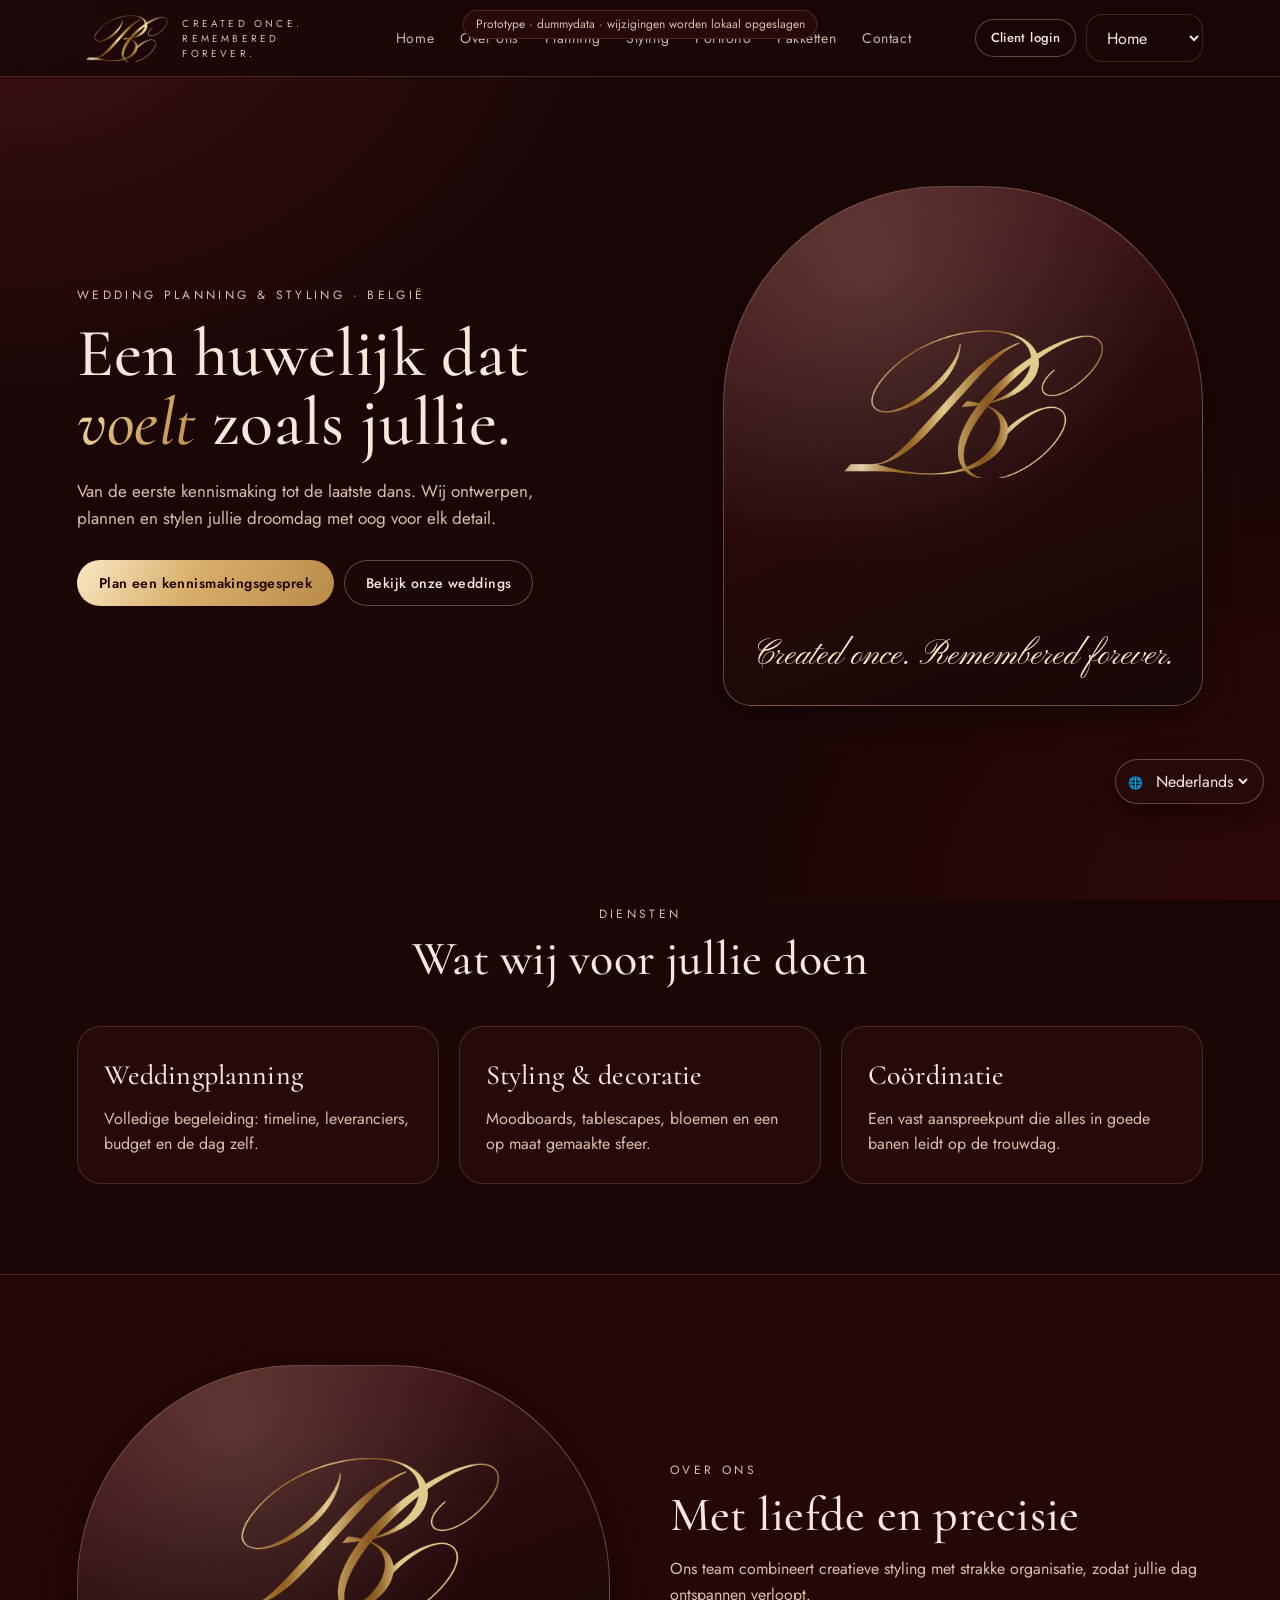
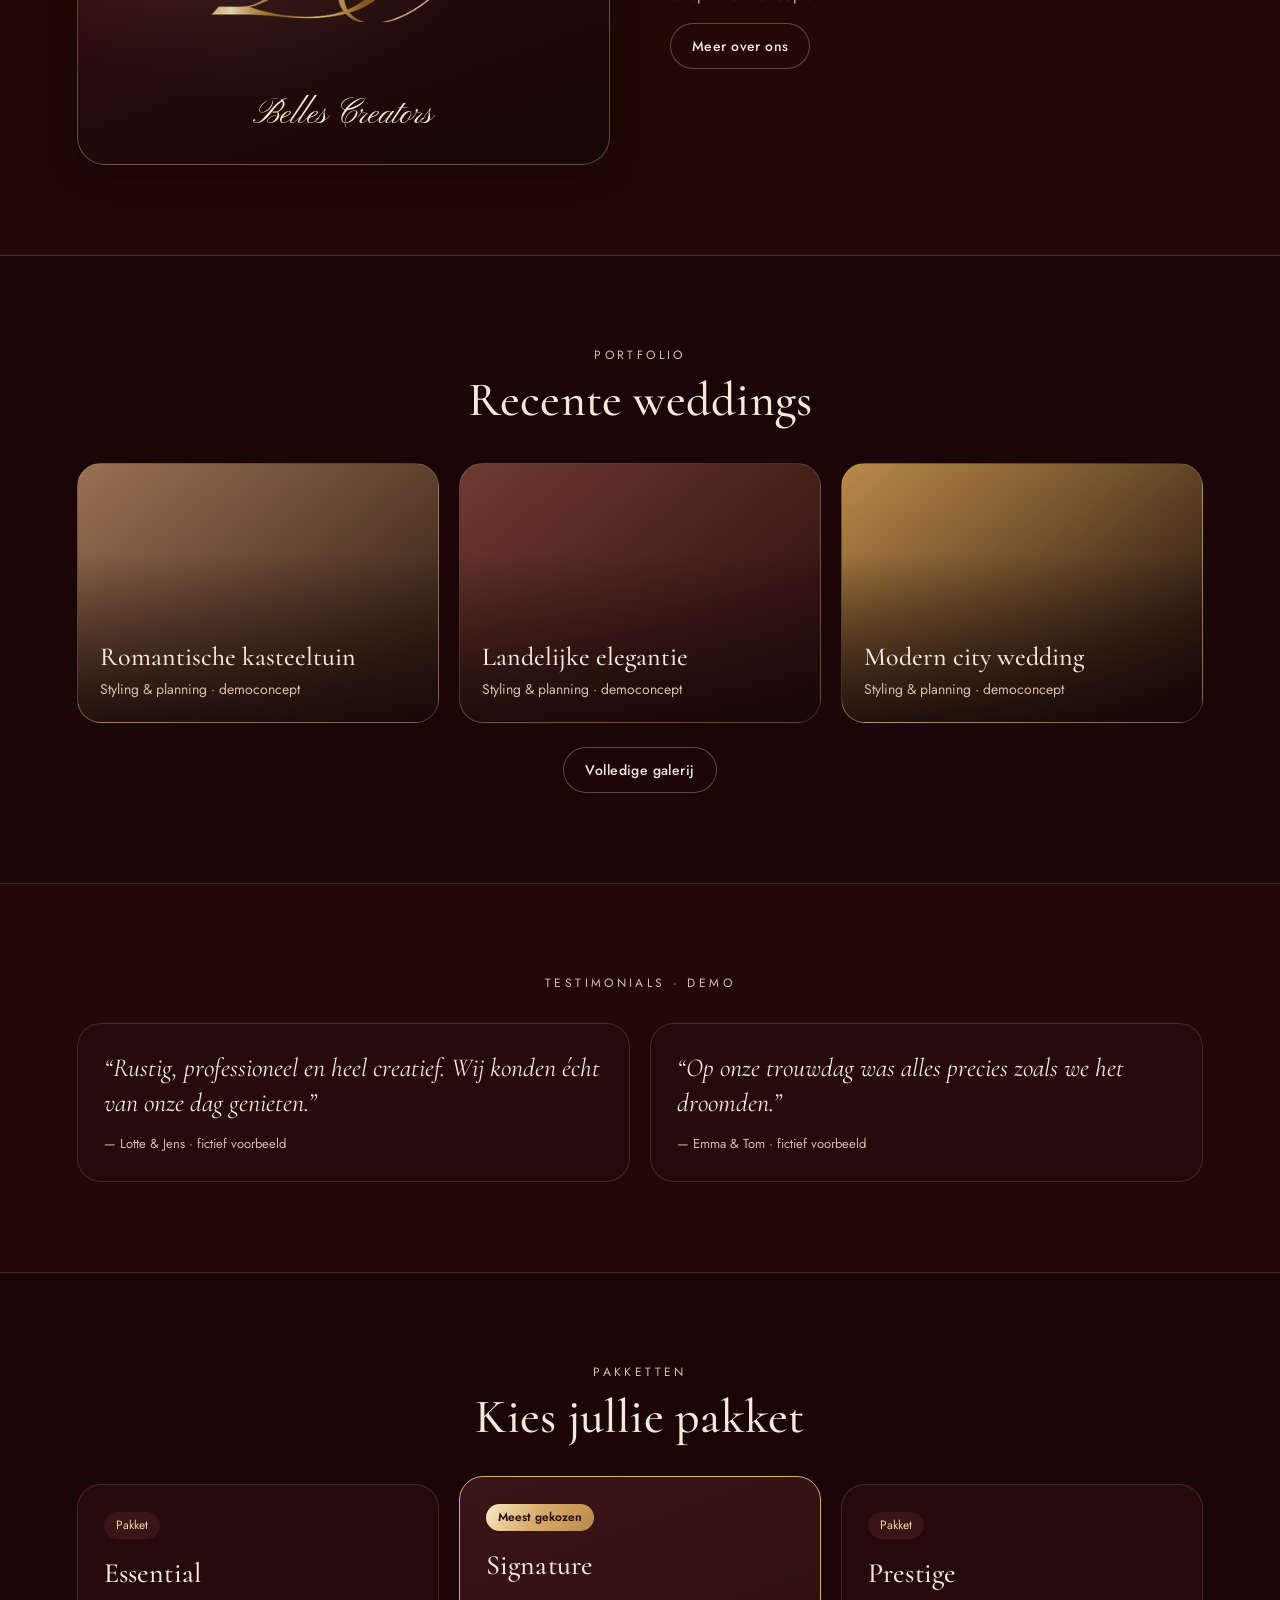
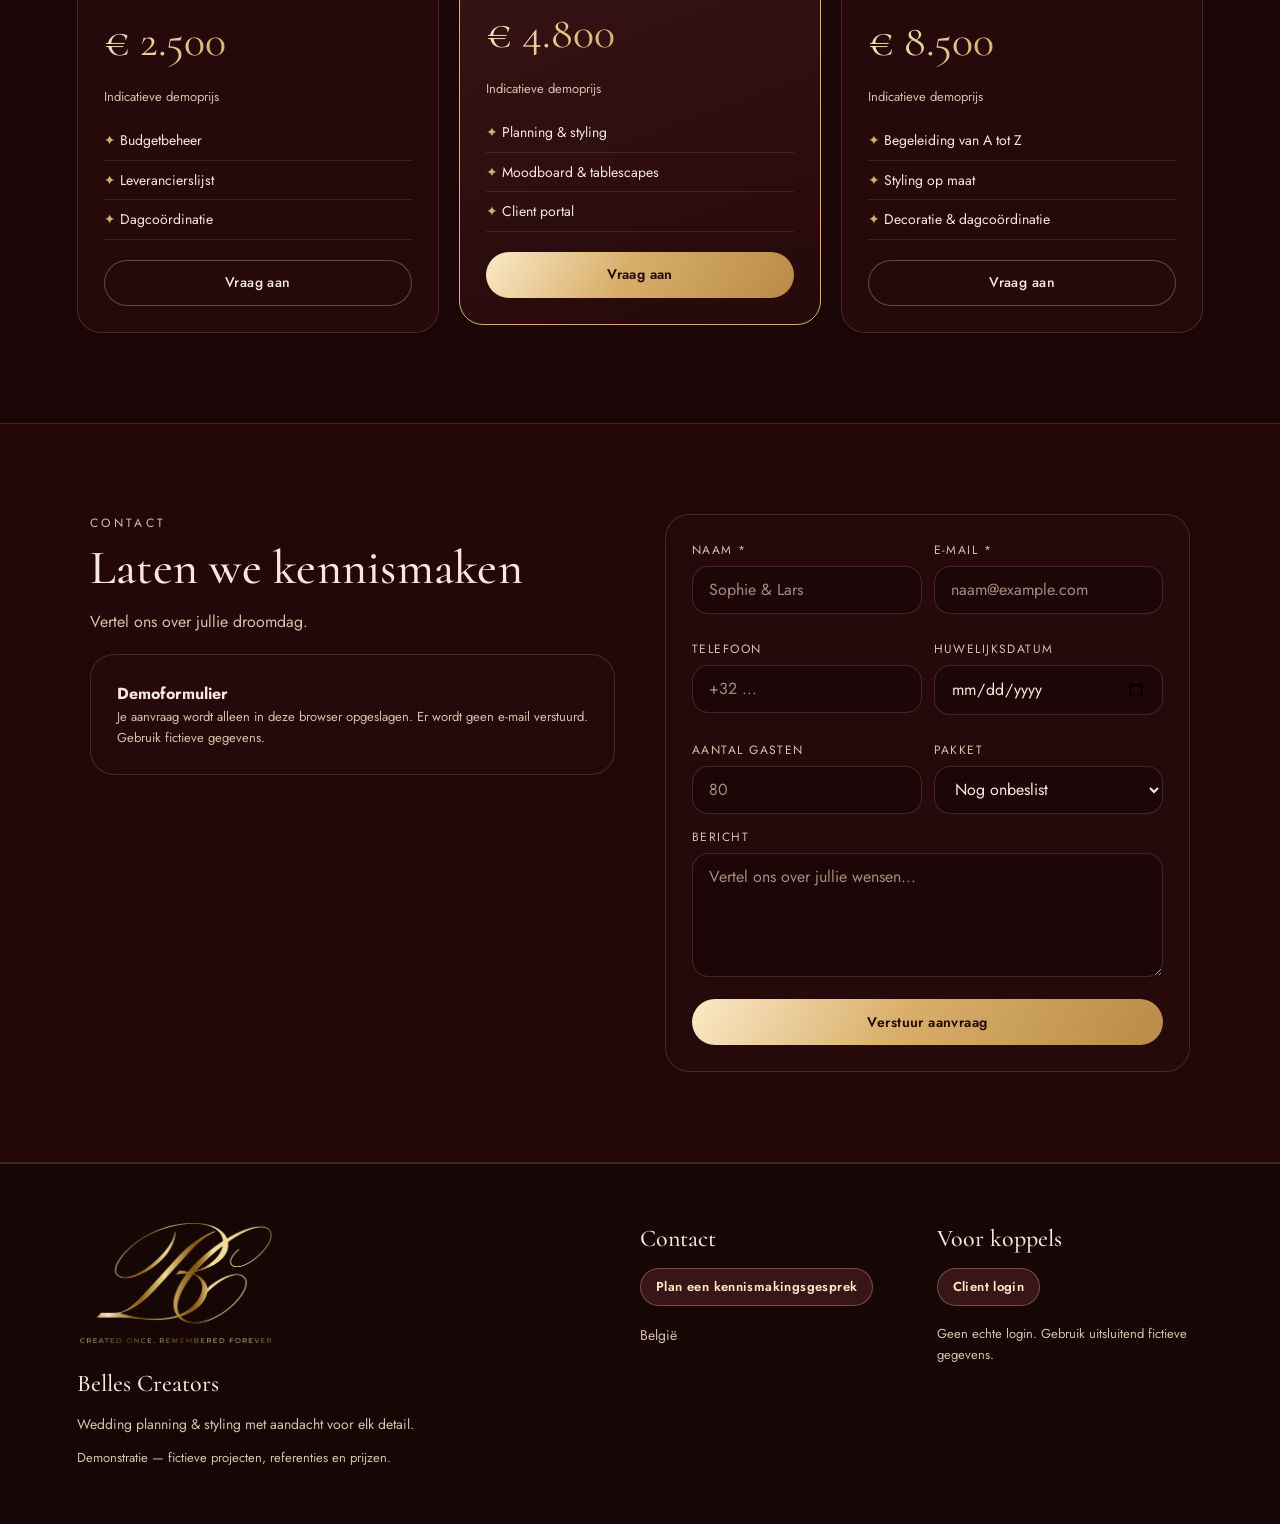
<file: index.html>
<!DOCTYPE html>
<html lang="nl">
<head>
<meta charset="utf-8">
<meta name="viewport" content="width=device-width, initial-scale=1">
<meta name="description" content="Belles Creators — interactieve wedding planning demonstratie met website, teamdashboard en klantenportaal.">
<meta name="robots" content="noindex,nofollow">
<meta name="theme-color" content="#1a0607">
<title>Belles Creators — Wedding Planning &amp; Styling</title>
<link rel="preconnect" href="https://fonts.googleapis.com">
<link rel="preconnect" href="https://fonts.gstatic.com" crossorigin>
<link rel="stylesheet" href="https://fonts.googleapis.com/css2?family=Cormorant:ital,wght@0,500;0,600;1,500&family=Jost:wght@400;500;600&family=Pinyon+Script&display=swap">
<link rel="stylesheet" href="./assets/styles.css?v=20261127b">
<link rel="stylesheet" href="./assets/atelier.css?v=20261127b">
<style>
html{scroll-behavior:smooth}.tag-demo{pointer-events:none;max-width:90vw;white-space:nowrap;overflow:hidden;text-overflow:ellipsis}.p-top{gap:16px;flex-wrap:wrap}.pbottom button{min-width:0}.table-wrap{overflow-x:auto}h3{font-size:24px}.boot{padding:100px 6vw;text-align:center}.boot p{margin:20px auto;max-width:500px}@media(max-width:900px){.side .roleBox{display:block!important;width:100%;margin-top:8px}.side{flex-wrap:wrap}.main .grid[style*="repeat(5"]{display:flex;overflow:auto}.main .grid[style*="repeat(5"]>.card{min-width:220px}.pbottom button{font-size:10px}.tag-demo{font-size:10px}}
</style>
<script>window.addEventListener('error',function(e){if(e.target&&e.target.tagName==='SCRIPT'){var a=document.getElementById('app');if(a)a.innerHTML='<div class="boot"><h1>Belles Creators</h1><p>Een appbestand kon niet worden geladen. Probeer de pagina opnieuw wanneer de publicatie voltooid is.</p><button onclick="location.reload()">Opnieuw proberen</button></div>';}},true);</script>
<script defer src="./assets/data.js?v=20261127b"></script>
<script defer src="./assets/app.js?v=20261127b"></script>
<script defer src="./assets/public.js?v=20261127b"></script>
<script defer src="./assets/admin.js?v=20261127b"></script>
<script defer src="./assets/portal.js?v=20261127b"></script>
<script defer src="./assets/i18n.js?v=20261127b"></script>
<script defer src="./assets/atelier.js?v=20261127b"></script>
</head>
<body>
<div class="tag-demo">Prototype · dummydata · wijzigingen worden lokaal opgeslagen</div>
<div id="app"><div class="boot"><h1>Belles Creators</h1><p>Created once. Remembered forever.</p><p>Demo laden…</p></div></div>
<div id="toast" class="toast" role="status" aria-live="polite"></div>
<div id="modal" class="modal-bg" role="dialog" aria-modal="true" aria-label="Belles Creators"><div id="modalBody" class="modal"></div></div>
<noscript>Activeer JavaScript om deze interactieve demo te bekijken.</noscript>
</body>
</html>
</file>
<file: assets/styles.css>
/* Belles Creators · website & client portal · stijl "Velours Bordeaux" (bordeaux & goud). */
:root{
  --ivory:#1a0607;          /* page background */
  --beige:#2d0809;          /* alternate section / soft surface */
  --surface:#25090b;        /* cards */
  --surface-2:#3a1517;
  --champagne:#d8ae6a;      /* gold accent */
  --gold-hi:#fbe9c6;
  --gold-lo:#b98a48;
  --taupe:#d9bfa8;          /* muted text */
  --text:#f6e8da;
  --dark:#25090b;           /* deep surfaces (buttons in ghost state, bubbles, footer) */
  --white:#fff;
  --olive:#a9c08c;
  --terra:#e0a184;
  --gold-soft:#3a1517;
  --line:rgba(230,196,143,.18);
  --line-strong:rgba(230,196,143,.34);
  --goldgrad:linear-gradient(120deg,#fbe9c6 0%,#d8ae6a 45%,#b98a48 100%);
  --radius:24px;
  --shadow:0 10px 30px rgba(0,0,0,.35);
  --serif:'Cormorant',Georgia,serif;
  --script:'Pinyon Script',cursive;
  --sans:'Jost',system-ui,-apple-system,Segoe UI,sans-serif;
}
*{box-sizing:border-box;margin:0;padding:0}
body{font-family:var(--sans);background:var(--ivory);color:var(--text);font-size:16px;line-height:1.6;
  background-image:radial-gradient(900px 600px at 0% 0%,#3a1013 0%,rgba(58,16,19,0) 70%),radial-gradient(900px 700px at 100% 100%,#2d0809 0%,rgba(45,8,9,0) 70%);background-attachment:fixed}
h1,h2,h3,.serif{font-family:var(--serif);font-weight:500;letter-spacing:.005em;color:var(--text)}
a{color:inherit;text-decoration:none}
button,input,select,textarea{font:inherit;color:inherit}
button{cursor:pointer;border:none;background:none}
:focus-visible{outline:2px solid var(--champagne);outline-offset:2px}
.script{font-family:var(--script);color:var(--champagne);font-weight:400}
.goldtext{background:var(--goldgrad);-webkit-background-clip:text;background-clip:text;color:transparent}

/* Buttons */
.btn{display:inline-flex;align-items:center;justify-content:center;gap:8px;min-height:46px;padding:0 22px;border-radius:999px;border:0;background:var(--goldgrad);color:var(--dark);font-size:14px;font-weight:600;letter-spacing:.03em;transition:transform .15s,filter .15s}
.btn:hover{filter:brightness(1.06)}
.btn:active{transform:scale(.97)}
.btn.ghost{background:transparent;color:var(--text);box-shadow:inset 0 0 0 1px var(--line-strong);font-weight:500}
.btn.ghost:hover{background:rgba(230,196,143,.07)}
.btn.sm{min-height:38px;padding:0 16px;font-size:13px}
.btn.gold{background:var(--surface-2);color:var(--gold-hi);box-shadow:inset 0 0 0 1px var(--line-strong)}

/* Forms */
input,select,textarea{width:100%;min-height:48px;padding:10px 16px;border:1px solid var(--line);border-radius:16px;background:rgba(26,6,7,.6);color:var(--text);outline:none}
textarea{min-height:110px}
select option{color:#111}
input::placeholder,textarea::placeholder{color:#a8897a}
input:focus,select:focus,textarea:focus{border-color:var(--champagne)}
input[type=checkbox]{min-height:0;width:auto}
label{display:block;font-size:12px;letter-spacing:.12em;text-transform:uppercase;color:var(--taupe);margin-bottom:6px}
.field{margin-bottom:14px}

/* Cards, badges, text */
.card{background:var(--surface);border-radius:var(--radius);padding:26px;border:1px solid var(--line);color:var(--text)}
.badge{display:inline-block;padding:4px 12px;border-radius:999px;font-size:12px;background:var(--surface-2);color:#f1d6a0}
.badge.olive{background:rgba(169,192,140,.16);color:#cfe3b9}
.badge.terra{background:rgba(224,161,132,.18);color:#f3c2aa}
.badge.gold{background:var(--goldgrad);color:var(--dark);font-weight:600}
.badge.dark{background:var(--dark);color:var(--gold-hi)}
.muted{color:var(--taupe)}
.small{font-size:13px}
.grid{display:grid;gap:20px}
.g2{grid-template-columns:repeat(2,1fr)}
.g3{grid-template-columns:repeat(3,1fr)}
.g4{grid-template-columns:repeat(4,1fr)}
table{width:100%;border-collapse:collapse;font-size:14px}
th{text-align:left;font-weight:500;color:var(--taupe);font-size:12px;text-transform:uppercase;letter-spacing:.08em;padding:10px 8px;border-bottom:1px solid var(--line)}
td{padding:12px 8px;border-bottom:1px solid rgba(230,196,143,.1);vertical-align:middle}
tr:last-child td{border-bottom:none}
.toast{position:fixed;bottom:24px;right:24px;background:var(--goldgrad);color:var(--dark);font-weight:600;padding:12px 20px;border-radius:999px;box-shadow:0 8px 30px rgba(0,0,0,.45);transform:translateY(120px);opacity:0;transition:.35s;z-index:99}
.toast.show{transform:none;opacity:1}
.empty{padding:40px;text-align:center;color:var(--taupe)}
.fade{animation:fade .35s ease}
@keyframes fade{from{opacity:0;transform:translateY(6px)}to{opacity:1;transform:none}}
.tag-demo{position:fixed;top:10px;left:50%;transform:translateX(-50%);background:var(--surface);color:var(--taupe);font-size:12px;padding:4px 12px;border-radius:999px;z-index:50;border:1px solid var(--line);pointer-events:none}

/* Public website */
.nav-pub{display:flex;justify-content:space-between;align-items:center;gap:16px;padding:14px 6vw;position:sticky;top:0;background:rgba(26,6,7,.86);backdrop-filter:blur(10px);z-index:10;border-bottom:1px solid var(--line)}
.logo{display:inline-flex;align-items:center;gap:12px}
.logo img{height:48px;width:auto}
.logo span{font-size:10px;letter-spacing:.32em;color:var(--taupe);text-transform:uppercase;max-width:150px;line-height:1.5}
.nav-links{display:flex;gap:26px;font-size:14px;letter-spacing:.04em}
.nav-links a{color:#e9d3c0;opacity:.85}
.nav-links a:hover{opacity:1;color:var(--champagne)}
.hero{min-height:82vh;display:grid;grid-template-columns:1.1fr .9fr;align-items:center;gap:60px;padding:60px 6vw}
.hero h1{font-size:68px;line-height:1.02;margin:14px 0 20px}
.hero h1 em{background:var(--goldgrad);-webkit-background-clip:text;background-clip:text;color:transparent;font-style:italic}
.eyebrow{font-size:12px;letter-spacing:.28em;text-transform:uppercase;color:var(--taupe)}
.visual{height:520px;border-radius:220px 220px 28px 28px;background:linear-gradient(160deg,#4a1a1d 0%,#25090b 55%,#160706 100%);position:relative;overflow:hidden;border:1px solid var(--line-strong);box-shadow:var(--shadow)}
.visual:before{content:'';position:absolute;inset:0;background:url('./img/monogram-mark.png') center 38%/62% auto no-repeat;opacity:.9}
.visual:after{content:'';position:absolute;inset:0;background:radial-gradient(circle at 30% 15%,rgba(251,233,198,.16),transparent 55%)}
.visual .caption{position:absolute;bottom:28px;left:28px;right:28px;color:var(--gold-hi);z-index:2;font-family:var(--script);font-size:34px;text-align:center;line-height:1.2}
section.block{padding:90px 6vw}
section.alt{background:rgba(45,8,9,.55);border-top:1px solid var(--line);border-bottom:1px solid var(--line)}
.center{text-align:center}
.section-title{font-size:48px;line-height:1.08;margin:10px 0 14px}
.lead-p{max-width:620px;margin:0 auto;color:var(--taupe)}
.service-card h3{font-size:28px;margin-bottom:8px}
.pkg.featured{border:1.5px solid var(--champagne);transform:translateY(-8px);background:linear-gradient(160deg,var(--surface-2),var(--surface))}
.pkg .price{font-family:var(--serif);font-size:44px;margin:10px 0;background:var(--goldgrad);-webkit-background-clip:text;background-clip:text;color:transparent}
.pkg ul{list-style:none;margin:14px 0 20px;font-size:14px}
.pkg li{padding:8px 0;border-bottom:1px solid rgba(230,196,143,.12)}
.pkg li:before{content:'✦ ';color:var(--champagne)}
.portfolio{height:260px;border-radius:24px;position:relative;overflow:hidden;color:var(--text);display:flex;align-items:flex-end;padding:22px;border:1px solid var(--line)}
.portfolio:after{content:'';position:absolute;inset:0;background:linear-gradient(transparent 35%,rgba(22,7,6,.85))}
.portfolio span{position:relative;z-index:2;font-size:14px;color:var(--taupe)}
.portfolio b{display:block;font-family:var(--serif);font-size:26px;font-weight:500;color:var(--text)}
.quote{font-family:var(--serif);font-size:26px;font-style:italic;line-height:1.35}
footer.pub-foot{background:#160706;color:var(--taupe);padding:56px 6vw;display:grid;grid-template-columns:2fr 1fr 1fr;gap:30px;font-size:14px;border-top:1px solid var(--line)}
footer.pub-foot h4{font-family:var(--serif);font-size:24px;color:var(--text);font-weight:500;margin-bottom:10px}
footer.pub-foot .btn{margin:0 6px 6px 0}
.foot-logo{width:200px;height:auto;margin-bottom:12px}

/* Legacy admin layout (kept for compatibility; the team dashboard now uses atelier.css) */
.app{display:grid;grid-template-columns:240px 1fr;min-height:100vh}
.side{background:var(--surface);color:var(--taupe);padding:26px 16px;display:flex;flex-direction:column;gap:4px;position:sticky;top:0;height:100vh}
.side a.item{padding:9px 12px;border-radius:12px;font-size:14px;cursor:pointer}
.side a.item.active{background:var(--surface-2);color:var(--gold-hi)}
.main{padding:28px 36px 60px;min-width:0}
.topbar{display:flex;justify-content:space-between;align-items:center;margin-bottom:26px;gap:16px;flex-wrap:wrap}
.topbar h1{font-size:40px}
.stat{padding:20px}
.stat .v{font-family:var(--serif);font-size:40px;margin-top:4px}
.stat .l{font-size:13px;color:var(--taupe)}
.row{display:flex;gap:10px;align-items:center;flex-wrap:wrap}
.spread{display:flex;justify-content:space-between;align-items:center;gap:12px;margin-bottom:14px;flex-wrap:wrap}
.bar{height:8px;background:#3f1a1c;border-radius:99px;overflow:hidden}
.bar i{display:block;height:100%;background:var(--goldgrad);border-radius:99px}
.list-item{display:flex;justify-content:space-between;align-items:center;padding:12px 0;border-bottom:1px solid rgba(230,196,143,.12);gap:10px}
.list-item:last-child{border:none}

/* Modal */
.modal-bg{position:fixed;inset:0;background:rgba(12,2,3,.72);backdrop-filter:blur(4px);display:none;align-items:center;justify-content:center;z-index:60;padding:20px}
.modal-bg.show{display:flex}
.modal{background:var(--surface);color:var(--text);border:1px solid var(--line-strong);border-radius:28px;padding:28px;width:min(520px,100%);max-height:90vh;overflow:auto;box-shadow:0 20px 60px rgba(0,0,0,.5)}
.modal h2{font-size:30px;margin-bottom:16px}
.tabs{display:flex;gap:6px;border-bottom:1px solid var(--line);margin-bottom:22px;overflow-x:auto}
.tabs button{padding:12px 14px;font-size:14px;color:var(--taupe);border-bottom:2px solid transparent;white-space:nowrap}
.tabs button.on{color:var(--gold-hi);border-color:var(--champagne)}
.check{width:20px;height:20px;accent-color:var(--champagne)}
.tl{position:relative;padding-left:24px}
.tl:before{content:'';position:absolute;left:6px;top:4px;bottom:4px;width:1px;background:var(--champagne)}
.tl .step{position:relative;margin-bottom:16px}
.tl .step:before{content:'';position:absolute;left:-22px;top:7px;width:10px;height:10px;border-radius:50%;background:var(--surface-2);box-shadow:inset 0 0 0 1.5px var(--champagne)}
.tl .step.done:before{background:var(--goldgrad);box-shadow:none}

/* Client portal */
.portal{min-height:100vh}
.p-top{background:rgba(26,6,7,.86);backdrop-filter:blur(10px);border-bottom:1px solid var(--line);padding:14px 6vw;display:flex;justify-content:space-between;align-items:center;gap:12px;flex-wrap:wrap;position:sticky;top:0;z-index:10}
.p-wrap{max-width:1100px;margin:0 auto;padding:30px 6vw 120px}
.countdown{background:linear-gradient(135deg,var(--surface-2) 0%,var(--surface) 55%,#2d0809 100%);border:1px solid var(--line-strong);color:var(--text);border-radius:32px;padding:38px;display:grid;grid-template-columns:1.3fr 1fr;gap:24px;align-items:center}
.countdown h2{font-size:42px;margin:6px 0}
.cd-nums{display:flex;gap:12px}
.cd-nums div{background:rgba(26,6,7,.55);border:1px solid var(--line);border-radius:18px;padding:14px 10px;text-align:center;flex:1}
.cd-nums b{font-family:var(--serif);font-size:40px;font-weight:600;display:block;background:var(--goldgrad);-webkit-background-clip:text;background-clip:text;color:transparent}
.cd-nums span{font-size:12px;color:var(--taupe)}
.pbottom{position:fixed;bottom:10px;left:10px;right:10px;background:rgba(37,9,11,.94);backdrop-filter:blur(10px);border:1px solid var(--line-strong);border-radius:26px;display:flex;justify-content:space-around;padding:8px 6px;z-index:20;overflow-x:auto;gap:4px;box-shadow:0 10px 30px rgba(0,0,0,.45)}
.pbottom button{font-size:12px;color:var(--taupe);display:flex;flex-direction:column;align-items:center;justify-content:center;gap:2px;min-width:60px;min-height:48px;padding:0 10px;border-radius:18px}
.pbottom button.on{color:var(--gold-hi);background:var(--surface-2)}
.lang-switch{position:fixed;right:16px;bottom:92px;z-index:55;background:var(--surface);color:var(--text);border:1px solid var(--line-strong);border-radius:999px;padding:6px 12px;box-shadow:var(--shadow)}
.lang-switch select{width:auto;min-height:0;border:0;background:transparent;padding:2px;max-width:150px;color:var(--text)}
.table-wrap{overflow-x:auto}

@media(max-width:900px){
  .tag-demo{font-size:10px;max-width:90%;white-space:nowrap;overflow:hidden}
  .hero{grid-template-columns:1fr;padding:40px 6vw;gap:36px}
  .hero h1{font-size:46px}
  .visual{height:360px}
  .g2,.g3,.g4{grid-template-columns:1fr}
  .nav-links{display:none}
  .nav-pub,.p-top{padding-top:44px;flex-wrap:wrap}
  .logo img{height:40px}
  .logo span{display:none}
  .app{grid-template-columns:1fr}
  .side{position:relative;height:auto;flex-direction:row;flex-wrap:wrap;padding:12px;align-items:center}
  .main{padding:20px 18px 40px}
  footer.pub-foot{grid-template-columns:1fr}
  .countdown{grid-template-columns:1fr;padding:26px}
  .section-title{font-size:36px}
  section.block{padding:64px 6vw}
  .pkg.featured{transform:none}
}
@media (prefers-reduced-motion:reduce){*{animation:none!important;transition:none!important}}

/* Phones: calmer proportions, language picker flows at the end of the page instead of floating over content. */
@media(max-width:640px){
  .lang-switch{position:static!important;right:auto!important;bottom:auto!important;display:flex;align-items:center;width:max-content;margin:18px auto 104px;box-shadow:none!important}
  .hero{padding:32px 20px;gap:28px}
  .hero h1{font-size:clamp(34px,10vw,42px);line-height:1.08}
  .visual{height:300px}
  .section-title{font-size:clamp(28px,8.4vw,34px);line-height:1.12}
  section.block{padding:52px 20px}
  .card{padding:20px}
  .countdown{padding:22px;border-radius:26px;gap:18px}
  .countdown h2{font-size:clamp(28px,8.6vw,34px);line-height:1.1}
  .cd-nums{gap:8px}
  .cd-nums b{font-size:30px}
  .main{padding:18px 16px 120px}
  .pbottom{justify-content:flex-start}
  .pbottom button{min-width:58px;padding:0 8px;font-size:11px}
}

/* Phones, round 2: fit the screen and never zoom.
   iOS zooms into any field under 16px and stays zoomed, which makes the whole page look too big. */
html{-webkit-text-size-adjust:100%;text-size-adjust:100%}
html,body{max-width:100%;overflow-x:clip}
img,svg,video,canvas{max-width:100%}
@media(max-width:640px){
  :is(input,select,textarea):not(.mq-ed *){font-size:16px!important}
  body{font-size:15px}
  .tag-demo{font-size:9.5px;padding:3px 10px}
  .nav-pub{gap:8px;padding:40px 14px 10px}
  .nav-pub .btn,.nav-pub select{min-height:36px;padding:0 12px;font-size:13px}
  .logo img{height:32px}
  .hero{padding:24px 16px 32px;gap:22px}
  .hero h1{font-size:clamp(30px,8.6vw,36px);margin:8px 0 12px}
  .hero p{font-size:15px}
  .visual{height:240px;border-radius:160px 160px 22px 22px}
  .visual .caption{font-size:24px;bottom:18px;left:16px;right:16px}
  .section-title{font-size:clamp(24px,7.2vw,30px)}
  section.block{padding:40px 16px}
  .service-card h3{font-size:22px}
  .pkg .price{font-size:32px}
  .portfolio{height:190px;padding:16px}
  .portfolio b{font-size:21px}
  .quote{font-size:20px}
  footer.pub-foot{padding:32px 16px;gap:20px}
  footer.pub-foot h4{font-size:20px}
  footer.pub-foot img{max-height:70px;width:auto}
  .card{padding:16px;border-radius:20px}
  .btn{min-height:40px;padding:0 16px;font-size:13.5px}
  .p-top{padding:40px 14px 10px;gap:8px}
  .countdown{padding:18px;border-radius:22px}
  .countdown h2{font-size:clamp(24px,7.4vw,30px)}
  .cd-nums div{padding:10px 6px;border-radius:14px}
  .cd-nums b{font-size:24px}
  .main{padding:16px 14px 112px}
  .pbottom{padding:6px 4px;gap:2px;border-radius:22px}
  .pbottom button{min-width:54px;min-height:44px;padding:0 6px;font-size:10.5px}
  .lang-switch{margin:14px auto 96px;padding:4px 10px;font-size:13px}
}
</file>
<file: assets/atelier.css>
/* Belles Creators · Atelier (teamdashboard) · stijl "Velours Bordeaux" */
:root{
  --bc-bg:#1a0607;--bc-ink:#25090b;--bc-velvet:#2d0809;--bc-plum:#321513;--bc-rose:#3a1517;
  --bc-text:#f6e8da;--bc-muted:#d9bfa8;--bc-soft:#b99c88;
  --bc-gold:#e6c48f;--bc-gold-hi:#fbe9c6;--bc-gold-mid:#d8ae6a;--bc-gold-lo:#b98a48;
  --bc-line:rgba(230,196,143,.18);--bc-line-strong:rgba(230,196,143,.34);
  --bc-goldgrad:linear-gradient(120deg,#fbe9c6 0%,#d8ae6a 45%,#b98a48 100%);
  --bc-serif:'Cormorant',Georgia,serif;--bc-script:'Pinyon Script',cursive;--bc-sans:'Jost',system-ui,sans-serif;
}
body.bc-on{background:var(--bc-bg);color:var(--bc-text)}
body.bc-on .tag-demo{background:var(--bc-ink);color:var(--bc-muted);border-color:var(--bc-line)}
body.bc-on .lang-switch{display:none}

.bc{min-height:100vh;font-family:var(--bc-sans);color:var(--bc-text);font-size:15px;line-height:1.5;
  background:radial-gradient(900px 600px at 0% 0%,#3a1013 0%,rgba(58,16,19,0) 70%),radial-gradient(900px 700px at 100% 100%,#2d0809 0%,rgba(45,8,9,0) 70%),var(--bc-bg)}
.bc *{box-sizing:border-box}
.bc h1,.bc h2,.bc h3{font-family:var(--bc-serif);font-weight:500;letter-spacing:.005em;margin:0;color:var(--bc-text)}
.bc p{margin:0}
.bc a{color:var(--bc-gold)}
.bc button{font-family:var(--bc-sans);color:inherit;cursor:pointer}
.bc label{color:inherit;font-size:inherit;margin:0;display:inline}
.bc :focus-visible{outline:2px solid var(--bc-gold);outline-offset:2px}
.bc .gold{background:var(--bc-goldgrad);-webkit-background-clip:text;background-clip:text;color:transparent}
.bc .script{font-family:var(--bc-script);color:var(--bc-gold);font-weight:400}
.bc .muted{color:var(--bc-muted)}
.bc .small{font-size:12.5px}
.bc .eyebrow{font-size:11px;letter-spacing:.28em;text-transform:uppercase;color:var(--bc-muted)}

/* Shell */
.bc-shell{display:flex;gap:24px;padding:24px;min-height:100vh}
.bc-side{flex:0 0 260px;align-self:flex-start;
  padding:28px 16px 18px;border-radius:32px;background:var(--bc-ink);border:1px solid var(--bc-line);display:flex;flex-direction:column;gap:24px}
.bc-brand{display:flex;justify-content:center}
.bc-brand img{width:170px;height:auto}
.bc-nav{display:flex;flex-direction:column;gap:4px}
.bc-nav .grp{font-size:10px;letter-spacing:.3em;color:var(--bc-soft);padding:14px 18px 6px}
.bc-nav button{display:flex;align-items:center;gap:14px;min-height:46px;padding:0 16px;border:0;border-radius:16px;background:transparent;color:#e9d3c0;font-size:14.5px;text-align:left}
.bc-nav button:hover{background:rgba(230,196,143,.07)}
.bc-nav button.on{background:var(--bc-rose);color:var(--bc-gold-hi);box-shadow:inset 0 0 0 1px var(--bc-line-strong)}
.bc-nav svg,.bc-tabbar svg{flex:0 0 auto}
.bc-me{margin-top:auto;display:flex;align-items:center;gap:12px;padding:14px;border-radius:22px;background:linear-gradient(160deg,var(--bc-rose),var(--bc-ink));border:1px solid var(--bc-line)}
.bc-avatar{width:42px;height:42px;border-radius:50%;display:flex;align-items:center;justify-content:center;flex:0 0 auto;background:var(--bc-goldgrad);color:var(--bc-ink);font-weight:600;font-size:14px}
.bc-main{flex:1 1 auto;min-width:0;display:flex;flex-direction:column;gap:22px;padding:6px 4px 60px}

/* Top bar */
.bc-top{display:flex;flex-wrap:wrap;justify-content:space-between;align-items:center;gap:14px}
.bc-top .hello{display:flex;flex-direction:column;gap:2px}
.bc-top .hello .script{font-size:30px;line-height:1}
.bc-top h1{font-size:44px;line-height:1.05}
.bc-actions{display:flex;flex-wrap:wrap;gap:10px;align-items:center}

/* Buttons */
.bc-btn{display:inline-flex;align-items:center;justify-content:center;gap:8px;min-height:46px;padding:0 22px;border-radius:999px;border:0;
  background:var(--bc-goldgrad);color:var(--bc-ink)!important;font-weight:600;font-size:13.5px;letter-spacing:.04em;white-space:nowrap;transition:transform .15s,filter .15s}
.bc-btn:hover{filter:brightness(1.05)}
.bc-btn:active{transform:scale(.97)}
.bc-btn.ghost{background:transparent;color:var(--bc-text)!important;box-shadow:inset 0 0 0 1px var(--bc-line-strong);font-weight:500}
.bc-btn.ghost:hover{background:rgba(230,196,143,.07)}
.bc-btn.sm{min-height:38px;padding:0 16px;font-size:12.5px}
.bc-icon{width:46px;height:46px;border-radius:50%;border:0;background:var(--bc-ink);box-shadow:inset 0 0 0 1px var(--bc-line);display:inline-flex;align-items:center;justify-content:center;color:var(--bc-gold)}
.bc-icon.sm{width:36px;height:36px}

/* Cards & grids */
.bc-card{padding:26px;border-radius:28px;background:var(--bc-ink);border:1px solid var(--bc-line);display:flex;flex-direction:column;gap:14px;min-width:0}
.bc-card.rich{background:linear-gradient(160deg,var(--bc-rose) 0%,var(--bc-ink) 100%);border-color:var(--bc-line-strong)}
.bc-card h2{font-size:28px;line-height:1.1}
.bc-card h3{font-size:24px;line-height:1.15}
.bc-card .head{display:flex;justify-content:space-between;align-items:center;gap:12px;flex-wrap:wrap}
.bc-hero{position:relative;overflow:hidden;border-radius:32px;padding:40px 44px;background:linear-gradient(135deg,var(--bc-rose) 0%,var(--bc-ink) 55%,var(--bc-velvet) 100%);border:1px solid var(--bc-line-strong);display:flex;flex-direction:column;gap:14px}
.bc-hero .wm{position:absolute;right:-30px;top:-24px;width:400px;opacity:.1;pointer-events:none}
.bc-hero h2{font-size:46px;line-height:1.05;max-width:680px}
.bc-hero p{color:#e3cbb7;max-width:560px}
.bc-grid{display:grid;gap:20px;grid-template-columns:repeat(auto-fit,minmax(280px,1fr))}
.bc-grid.wide{grid-template-columns:repeat(auto-fit,minmax(340px,1fr))}
.bc-grid.tight{grid-template-columns:repeat(auto-fit,minmax(150px,1fr));gap:14px}
.bc-stat{padding:20px;border-radius:22px;background:rgba(26,6,7,.55);border:1px solid var(--bc-line);display:flex;flex-direction:column;gap:6px}
.bc-stat .v{font-family:var(--bc-serif);font-size:42px;font-weight:600;line-height:1}
.bc-stat .l{font-size:12.5px;color:var(--bc-muted)}
button.bc-stat{text-align:left;border:1px solid var(--bc-line);color:inherit}
button.bc-stat:hover{border-color:var(--bc-line-strong)}

/* Lists */
.bc-list{display:flex;flex-direction:column}
.bc-row{display:flex;align-items:center;gap:14px;min-height:58px;padding:10px 0;border-top:1px solid rgba(230,196,143,.12)}
.bc-row:first-child{border-top:0}
.bc-row .grow{flex:1 1 auto;min-width:0;display:flex;flex-direction:column;gap:2px}
.bc-row .t{font-size:14.5px}
.bc-row .s{font-size:12.5px;color:var(--bc-muted)}
.bc-row.done .t{color:var(--bc-soft);text-decoration:line-through}
.bc-date{width:50px;flex:0 0 auto;text-align:center;display:flex;flex-direction:column}
.bc-date b{font-family:var(--bc-serif);font-size:26px;line-height:1;color:var(--bc-gold);font-weight:500}
.bc-date span{font-size:10px;letter-spacing:.18em;color:var(--bc-muted);text-transform:uppercase}

/* Chips & badges */
.bc-pill{display:inline-flex;align-items:center;gap:6px;padding:5px 12px;border-radius:999px;font-size:11.5px;white-space:nowrap;background:var(--bc-rose);color:#f1d6a0}
.bc-pill.gold{background:var(--bc-goldgrad);color:var(--bc-ink);font-weight:600}
.bc-pill.line{background:transparent;box-shadow:inset 0 0 0 1px var(--bc-line-strong);color:#e3cbb7}
.bc-pill.ok{background:rgba(160,190,140,.16);color:#cfe3b9}
.bc-seg{display:inline-flex;flex-wrap:wrap;gap:6px;padding:5px;border-radius:999px;background:rgba(26,6,7,.6);box-shadow:inset 0 0 0 1px var(--bc-line)}
.bc-seg button{border:0;min-height:36px;padding:0 14px;border-radius:999px;background:transparent;color:var(--bc-muted);font-size:13px}
.bc-seg button.on{background:var(--bc-goldgrad);color:var(--bc-ink);font-weight:600}
.bc-chips{display:flex;gap:8px;overflow-x:auto;padding-bottom:4px;scrollbar-width:none}
.bc-chips button{flex:0 0 auto;border:0;min-height:40px;padding:0 16px;border-radius:999px;background:var(--bc-ink);box-shadow:inset 0 0 0 1px var(--bc-line);color:#e9d3c0;font-size:13px}
.bc-chips button.on{background:var(--bc-goldgrad);color:var(--bc-ink);font-weight:600;box-shadow:none}

/* Toggle switch */
.bc-switch{position:relative;display:inline-flex;flex:0 0 auto;width:52px;height:30px;cursor:pointer}
.bc-switch input{position:absolute;opacity:0;width:100%;height:100%;margin:0;cursor:pointer;z-index:1}
.bc-switch span{position:absolute;inset:0;border-radius:999px;background:#4a2224;box-shadow:inset 0 0 0 1px var(--bc-line);transition:background .2s}
.bc-switch span::after{content:"";position:absolute;top:4px;left:4px;width:22px;height:22px;border-radius:50%;background:#e9d3c0;transition:transform .22s cubic-bezier(.3,.7,.4,1.3),background .2s}
.bc-switch input:checked + span{background:var(--bc-goldgrad)}
.bc-switch input:checked + span::after{transform:translateX(22px);background:var(--bc-ink)}
.bc-switch input:focus-visible + span{outline:2px solid var(--bc-gold);outline-offset:2px}

/* Check (round) */
.bc-check{appearance:none;-webkit-appearance:none;width:26px;height:26px;flex:0 0 auto;margin:0;border-radius:50%;border:1.5px solid var(--bc-gold-mid);background:transparent;cursor:pointer;display:grid;place-content:center;padding:0}
.bc-check::after{content:"";width:12px;height:7px;border:2px solid var(--bc-ink);border-top:0;border-right:0;transform:rotate(-45deg) translate(1px,-1px);opacity:0}
.bc-check:checked{background:var(--bc-goldgrad);border-color:transparent}
.bc-check:checked::after{opacity:1}

/* Range slider */
.bc-range{display:flex;flex-direction:column;gap:8px}
.bc-range .top{display:flex;justify-content:space-between;align-items:baseline;gap:10px}
.bc-range .val{font-family:var(--bc-serif);font-size:26px;color:var(--bc-gold-hi);line-height:1}
.bc input[type=range]{-webkit-appearance:none;appearance:none;width:100%;height:8px;border-radius:999px;border:0;padding:0;outline:none;
  background:linear-gradient(90deg,var(--bc-gold-lo),var(--bc-gold-hi)) 0/var(--p,50%) 100% no-repeat,#4a2224}
.bc input[type=range]::-webkit-slider-thumb{-webkit-appearance:none;width:26px;height:26px;border-radius:50%;background:var(--bc-gold-hi);border:4px solid var(--bc-ink);box-shadow:0 0 0 1px var(--bc-gold-mid),0 4px 12px rgba(0,0,0,.4);cursor:pointer}
.bc input[type=range]::-moz-range-thumb{width:20px;height:20px;border-radius:50%;background:var(--bc-gold-hi);border:4px solid var(--bc-ink);box-shadow:0 0 0 1px var(--bc-gold-mid);cursor:pointer}

/* Stepper */
.bc-step{display:inline-flex;align-items:center;gap:4px;padding:4px;border-radius:999px;background:rgba(26,6,7,.6);box-shadow:inset 0 0 0 1px var(--bc-line)}
.bc-step button{width:36px;height:36px;border:0;border-radius:50%;background:var(--bc-rose);color:var(--bc-gold-hi);font-size:18px;line-height:1}
.bc-step button:active{transform:scale(.92)}
.bc-step b{min-width:38px;text-align:center;font-family:var(--bc-serif);font-size:22px;font-weight:500}

/* Progress */
.bc-bar{height:8px;border-radius:999px;background:#3f1a1c;overflow:hidden}
.bc-bar i{display:block;height:100%;border-radius:999px;background:var(--bc-goldgrad)}
.bc-ring{--p:0;width:74px;height:74px;flex:0 0 auto;border-radius:50%;display:grid;place-items:center;
  background:conic-gradient(var(--bc-gold-mid) calc(var(--p)*1%),#3f1a1c 0)}
.bc-ring b{width:60px;height:60px;border-radius:50%;background:var(--bc-ink);display:grid;place-items:center;font-family:var(--bc-serif);font-size:20px;font-weight:600;color:var(--bc-gold-hi)}

/* Week strip */
.bc-week{display:grid;grid-template-columns:repeat(7,minmax(0,1fr));gap:8px;max-width:560px}
.bc-week button{border:0;padding:10px 0;border-radius:16px;background:rgba(26,6,7,.5);color:var(--bc-text);display:flex;flex-direction:column;align-items:center;gap:2px;position:relative}
.bc-week button span{font-size:10px;letter-spacing:.2em;color:var(--bc-muted)}
.bc-week button b{font-family:var(--bc-serif);font-size:23px;font-weight:500}
.bc-week button.on{background:var(--bc-goldgrad);color:var(--bc-ink)}
.bc-week button.on span{color:var(--bc-ink)}
.bc-week button.has::after{content:"";position:absolute;bottom:6px;width:5px;height:5px;border-radius:50%;background:var(--bc-gold)}
.bc-week button.on.has::after{background:var(--bc-ink)}

/* Forms */
.bc-field{display:flex;flex-direction:column;gap:6px;margin-bottom:14px}
.bc-field > span{font-size:12px;letter-spacing:.12em;text-transform:uppercase;color:var(--bc-muted)}
.bc input:not([type=range]):not([type=checkbox]),.bc select,.bc textarea,
body.bc-on .modal input:not([type=range]):not([type=checkbox]),body.bc-on .modal select,body.bc-on .modal textarea{
  width:100%;min-height:48px;padding:10px 16px;border-radius:16px;border:1px solid var(--bc-line);background:rgba(26,6,7,.6);color:var(--bc-text);font:400 15px var(--bc-sans);outline:none}
.bc input:focus,.bc select:focus,.bc textarea:focus,body.bc-on .modal input:focus,body.bc-on .modal select:focus{border-color:var(--bc-gold-mid)}
.bc select option,body.bc-on .modal select option{color:#111}
.bc-inline{display:flex;gap:10px;flex-wrap:wrap;align-items:flex-end}
.bc-inline > *{flex:1 1 140px}
.bc-inline > button{flex:0 0 auto}

/* Swatches */
.bc-swatches{display:flex;gap:10px;flex-wrap:wrap}
.bc-swatch{width:44px;height:44px;border-radius:50%;box-shadow:inset 0 0 0 1px rgba(255,255,255,.25),0 0 0 3px var(--bc-ink),0 0 0 4px var(--bc-line)}

/* Modal + toast while in the atelier */
body.bc-on .modal-bg{background:rgba(12,2,3,.72);backdrop-filter:blur(4px)}
body.bc-on .modal{background:var(--bc-ink);color:var(--bc-text);border:1px solid var(--bc-line-strong);border-radius:28px;font-family:var(--bc-sans)}
body.bc-on .modal h2{font-family:var(--bc-serif);font-weight:500;font-size:30px;margin-bottom:16px;color:var(--bc-text)}
body.bc-on .modal label{color:var(--bc-muted)}
body.bc-on .toast{background:var(--bc-goldgrad);color:var(--bc-ink);font-family:var(--bc-sans);font-weight:600;border-radius:999px}

/* Login */
.bc-login{min-height:100vh;display:flex;align-items:center;justify-content:center;padding:32px 16px}
.bc-login .box{width:100%;max-width:560px;display:flex;flex-direction:column;align-items:center;gap:22px;text-align:center}
.bc-login .logo{width:250px;max-width:70vw;height:auto}
.bc-roles{display:grid;grid-template-columns:repeat(auto-fit,minmax(150px,1fr));gap:12px;width:100%}
.bc-roles button{display:flex;flex-direction:column;align-items:center;gap:10px;padding:22px 12px;border-radius:24px;border:0;background:var(--bc-ink);box-shadow:inset 0 0 0 1px var(--bc-line);color:var(--bc-text);transition:transform .15s,box-shadow .15s}
.bc-roles button:hover{box-shadow:inset 0 0 0 1px var(--bc-line-strong);transform:translateY(-2px)}
.bc-roles button b{font-family:var(--bc-serif);font-size:22px;font-weight:500}
.bc-roles button span{font-size:12px;color:var(--bc-muted)}
.bc-roles button .bc-avatar{color:var(--bc-ink);font-size:14px}
.bc-dots{display:flex;gap:14px;justify-content:center}
.bc-dots i{width:16px;height:16px;border-radius:50%;box-shadow:inset 0 0 0 1.5px var(--bc-gold-mid)}
.bc-dots i.on{background:var(--bc-goldgrad);box-shadow:none}
.bc-dots.err{animation:bcshake .35s}
@keyframes bcshake{25%{transform:translateX(-8px)}75%{transform:translateX(8px)}}
.bc-pad{display:grid;grid-template-columns:repeat(3,76px);gap:14px;justify-content:center}
.bc-pad button{width:76px;height:76px;border-radius:50%;border:0;background:var(--bc-ink);box-shadow:inset 0 0 0 1px var(--bc-line);color:var(--bc-text);font-family:var(--bc-serif);font-size:30px}
.bc-pad button:active{background:var(--bc-rose)}
.bc-pad button.txt{font-family:var(--bc-sans);font-size:13px;color:var(--bc-muted);box-shadow:none;background:transparent}

/* Mobile tab bar + sheet */
.bc-tabbar{display:none}
.bc-sheet{position:fixed;inset:0;z-index:70;background:rgba(12,2,3,.6);display:flex;align-items:flex-end}
.bc-sheet .in{width:100%;max-height:80vh;overflow:auto;background:var(--bc-ink);border-radius:28px 28px 0 0;border-top:1px solid var(--bc-line-strong);padding:18px 16px 32px}
.bc-sheet .grab{width:44px;height:5px;border-radius:9px;background:var(--bc-line-strong);margin:0 auto 14px}

@media (max-width:900px){
  .bc-shell{padding:0;gap:0;display:block}
  .bc-side{display:none}
  .bc-main{padding:18px 16px 110px;gap:18px}
  .bc-mtop{display:flex!important}
  .bc-top h1{font-size:34px}
  .bc-hero{padding:28px 22px;border-radius:26px}
  .bc-hero h2{font-size:34px}
  .bc-hero .wm{width:260px}
  .bc-card{padding:20px;border-radius:24px}
  .bc-week{gap:4px}
  .bc-tabbar{display:flex;position:fixed;left:10px;right:10px;bottom:10px;z-index:60;justify-content:space-around;gap:2px;padding:8px 6px;border-radius:26px;
    background:rgba(37,9,11,.94);backdrop-filter:blur(10px);border:1px solid var(--bc-line-strong);box-shadow:0 10px 30px rgba(0,0,0,.45)}
  .bc-tabbar button{flex:1 1 0;min-width:0;min-height:52px;border:0;border-radius:18px;background:transparent;color:var(--bc-muted);display:flex;flex-direction:column;align-items:center;justify-content:center;gap:3px;font-size:10.5px}
  .bc-tabbar button span{max-width:100%;overflow:hidden;text-overflow:ellipsis;white-space:nowrap}
  .bc-tabbar button.on{color:var(--bc-gold-hi);background:var(--bc-rose)}
  body.bc-on .tag-demo{display:none}
}
.bc-mtop{display:none;justify-content:space-between;align-items:center;gap:12px}
.bc-mtop img{height:46px;width:auto}
@media (prefers-reduced-motion:reduce){.bc *{transition:none!important;animation:none!important}}

/* ---------- Intro animations (after login) ---------- */
#bc-intro{position:fixed;inset:0;z-index:200;display:flex;flex-direction:column;align-items:center;justify-content:center;gap:22px;text-align:center;overflow:hidden;cursor:pointer;
  background:radial-gradient(700px 500px at 50% 45%,#4a1a1d 0%,#25090b 55%,#120405 100%);color:#f6e8da;font-family:var(--bc-sans);animation:bcIntroOut .7s ease forwards;animation-delay:var(--out,3.4s)}
#bc-intro .logo{position:relative;width:min(300px,62vw);aspect-ratio:406/208}
#bc-intro .logo img{position:absolute;inset:0;width:100%;height:100%;object-fit:contain}
#bc-intro .shine{position:absolute;inset:0;-webkit-mask:url('./img/monogram-mark.png') center/contain no-repeat;mask:url('./img/monogram-mark.png') center/contain no-repeat;
  background:linear-gradient(105deg,transparent 35%,rgba(255,250,235,.95) 50%,transparent 65%) -150% 0/250% 100% no-repeat}
#bc-intro .slogan{font-size:12px;letter-spacing:.42em;text-transform:uppercase;color:#e6c48f;padding:0 16px}
#bc-intro .hello{font-family:var(--bc-script);font-size:34px;color:#fbe9c6;line-height:1}
#bc-intro .skip{position:absolute;bottom:26px;font-size:11px;letter-spacing:.2em;color:#b99c88;opacity:0;animation:bcFade .6s ease 1s forwards}
@keyframes bcIntroOut{to{opacity:0;visibility:hidden}}
@keyframes bcFade{to{opacity:1}}
@keyframes bcRise{from{opacity:0;transform:translateY(14px);filter:blur(6px)}to{opacity:1;transform:none;filter:none}}
/* 1 · Gouden glans */
#bc-intro.v1 .logo img{opacity:0;transform:scale(.86);filter:blur(10px);animation:bcLogoIn 1.3s cubic-bezier(.2,.7,.2,1) .2s forwards}
#bc-intro.v1 .shine{animation:bcShine 1.4s ease-in-out 1.2s forwards}
#bc-intro.v1 .slogan span{display:inline-block;opacity:0;animation:bcRise .7s ease forwards}
#bc-intro.v1 .hello{opacity:0;animation:bcRise .8s ease 2.2s forwards}
@keyframes bcLogoIn{to{opacity:1;transform:none;filter:none}}
@keyframes bcShine{to{background-position:150% 0}}
@media (prefers-reduced-motion:reduce){#bc-intro{animation:bcIntroOut .4s ease 1.6s forwards!important}#bc-intro *{animation:none!important;opacity:1!important;clip-path:none!important;filter:none!important;transform:none!important}}

/* ---------- Month calendar ---------- */
.bc-calhead{display:flex;flex-wrap:wrap;justify-content:space-between;align-items:center;gap:12px}
.bc-calhead .month{display:flex;align-items:baseline;gap:12px}
.bc-calhead .month .script{font-size:52px;line-height:1}
.bc-calhead .month b{font-family:var(--bc-serif);font-size:28px;font-weight:500;color:var(--bc-muted)}
.bc-cal{display:grid;grid-template-columns:repeat(7,minmax(0,1fr));gap:8px}
.bc-cal .dow{text-align:center;font-size:11px;letter-spacing:.24em;color:var(--bc-muted);padding:4px 0}
.bc-cal .day{position:relative;min-height:112px;padding:10px 8px 8px;border:0;border-radius:20px;text-align:left;display:flex;flex-direction:column;gap:4px;
  background:linear-gradient(170deg,rgba(58,21,23,.9),rgba(37,9,11,.9));box-shadow:inset 0 0 0 1px rgba(230,196,143,.12);color:var(--bc-text);transition:transform .15s,box-shadow .15s;overflow:hidden}
.bc-cal .day:hover{transform:translateY(-2px);box-shadow:inset 0 0 0 1px rgba(230,196,143,.35)}
.bc-cal .day .n{font-family:var(--bc-serif);font-size:20px;line-height:1}
.bc-cal .day.out{opacity:.38}
.bc-cal .day.today .n{display:inline-grid;place-items:center;width:32px;height:32px;margin:-4px 0 0 -4px;border-radius:50%;background:var(--bc-goldgrad);color:var(--bc-ink);font-weight:600}
.bc-cal .day.sel{background:linear-gradient(170deg,#6b2b35,#3a1517);box-shadow:inset 0 0 0 1.5px #f2c6c2}
.bc-cal .day.wedding::after{content:"";position:absolute;right:8px;top:8px;width:16px;height:14px;
  background:url("data:image/svg+xml,%3Csvg xmlns='http://www.w3.org/2000/svg' viewBox='0 0 24 22'%3E%3Cpath d='M12 21S2 14.5 2 7.5A5 5 0 0 1 12 5a5 5 0 0 1 10 2.5C22 14.5 12 21 12 21z' fill='%23e6c48f'/%3E%3C/svg%3E") center/contain no-repeat}
.bc-ev{display:block;max-width:100%;overflow:hidden;text-overflow:ellipsis;white-space:nowrap;font-size:11px;line-height:1.2;padding:4px 8px;border-radius:999px}
.bc-ev.w{background:var(--bc-goldgrad);color:var(--bc-ink);font-weight:600}
.bc-ev.d{background:rgba(242,198,194,.18);color:#f8d7d3}
.bc-ev.a{background:rgba(230,196,143,.16);color:#f1d6a0}
.bc-ev.c{background:rgba(214,170,220,.16);color:#ecd2f0}
.bc-ev.done{opacity:.5;text-decoration:line-through}
.bc-cal .more{font-size:10.5px;color:var(--bc-muted);padding-left:6px}
.bc-cal .dots{display:none;gap:3px;flex-wrap:wrap}
.bc-cal .dots i{width:6px;height:6px;border-radius:50%}
.bc-dot-w{background:#e6c48f}.bc-dot-d{background:#f2c6c2}.bc-dot-a{background:#c9a57a}.bc-dot-c{background:#d6aadc}
.bc-legend{display:flex;flex-wrap:wrap;gap:14px;font-size:12px;color:var(--bc-muted)}
.bc-legend span{display:inline-flex;align-items:center;gap:6px}
.bc-legend i{width:9px;height:9px;border-radius:50%}
@media (max-width:900px){
  .bc-cal{gap:4px}
  .bc-cal .dow{letter-spacing:.08em;font-size:10px}
  .bc-cal .day{min-height:58px;padding:7px 5px;border-radius:14px;align-items:center}
  .bc-cal .day .n{font-size:17px}
  .bc-cal .day.today .n{width:26px;height:26px;margin:-3px 0 0}
  .bc-cal .day .bc-ev,.bc-cal .day .more{display:none}
  .bc-cal .dots{display:flex;justify-content:center}
  .bc-cal .day.wedding::after{right:4px;top:4px;width:10px;height:9px}
  .bc-calhead .month .script{font-size:40px}
}
.bc input[type=file]{padding:9px 12px;cursor:pointer}
.bc input[type=file]::file-selector-button{margin-right:12px;border:0;border-radius:999px;padding:8px 16px;background:var(--bc-goldgrad);color:var(--bc-ink);font:600 13px var(--bc-sans);cursor:pointer}

/* Phones: numbers and segmented controls keep their proportions. */
@media (max-width:640px){
  .bc-main{padding:16px 14px 112px;gap:16px}
  .bc-top h1{font-size:clamp(28px,8.6vw,34px)}
  .bc-hero{padding:22px 18px}
  .bc-hero h2{font-size:clamp(26px,8vw,32px)}
  .bc-card{padding:18px}
  .bc-stat{padding:16px;border-radius:20px;min-width:0}
  .bc-stat .v{font-size:clamp(24px,7.4vw,34px);overflow-wrap:anywhere}
  .bc-seg{display:flex;flex-wrap:nowrap;overflow-x:auto;max-width:100%;scrollbar-width:none;-webkit-overflow-scrolling:touch}
  .bc-seg::-webkit-scrollbar{display:none}
  .bc-seg button{flex:0 0 auto;white-space:nowrap;padding:0 12px}
}

/* Phones, round 2: smaller type and spacing so every screen fits neatly. */
@media (max-width:640px){
  .bc{font-size:14.5px}
  :is(.bc input:not([type=range]):not([type=checkbox]),.bc select,.bc textarea,body.bc-on .modal input,body.bc-on .modal select,body.bc-on .modal textarea):not(.mq-ed *){font-size:16px!important;min-height:44px}
  .bc-main{padding:12px 12px 100px;gap:14px}
  .bc-mtop img{height:36px}
  .bc-top{gap:10px}
  .bc-top .hello .script{font-size:22px}
  .bc-top h1{font-size:clamp(24px,7.2vw,28px)}
  .bc-btn{min-height:40px;padding:0 14px;font-size:13px}
  .bc-btn.sm{min-height:34px;padding:0 12px;font-size:12.5px}
  .bc-hero{padding:18px 16px;border-radius:22px}
  .bc-hero h2{font-size:clamp(22px,6.8vw,26px)}
  .bc-hero .wm{width:170px}
  .bc-card{padding:14px;border-radius:20px}
  .bc-card h2{font-size:21px}
  .bc-card h3{font-size:19px}
  .bc-grid,.bc-grid.wide{grid-template-columns:1fr;gap:12px}
  .bc-grid.tight{grid-template-columns:repeat(2,minmax(0,1fr));gap:10px}
  .bc-stat{padding:12px 14px;border-radius:18px;gap:4px}
  .bc-stat .v{font-size:clamp(20px,6.2vw,26px)}
  .bc-stat .l{font-size:11.5px}
  .bc-row{min-height:48px;gap:10px;padding:8px 0}
  .bc-date b{font-size:20px}
  .bc-ring b{width:46px;height:46px;font-size:15px}
  .bc-week button b{font-size:18px}
  .bc-week button{min-height:58px}
  .bc-range .val{font-size:20px}
  .bc-step b{font-size:18px;min-width:30px}
  .bc-tabbar{left:8px;right:8px;bottom:8px;padding:5px 4px;border-radius:22px}
  .bc-tabbar button{min-height:44px;font-size:10px;gap:2px}
  .bc-tabbar svg{width:20px;height:20px}
  .bc-login .box{gap:16px;padding:0 4px}
  .bc-login h1{font-size:30px!important}
  .bc-login .logo{width:200px;height:auto}
  .bc-pad button{width:64px;height:64px;font-size:24px}
  .bc-calhead .month .script{font-size:32px}
  .bc-calhead .month b{font-size:20px}
  .bc-cal .day{min-height:46px;padding:5px 3px;border-radius:12px}
  .bc-cal .day .n{font-size:15px}
  body.bc-on .modal h2{font-size:24px}
}
</file>
